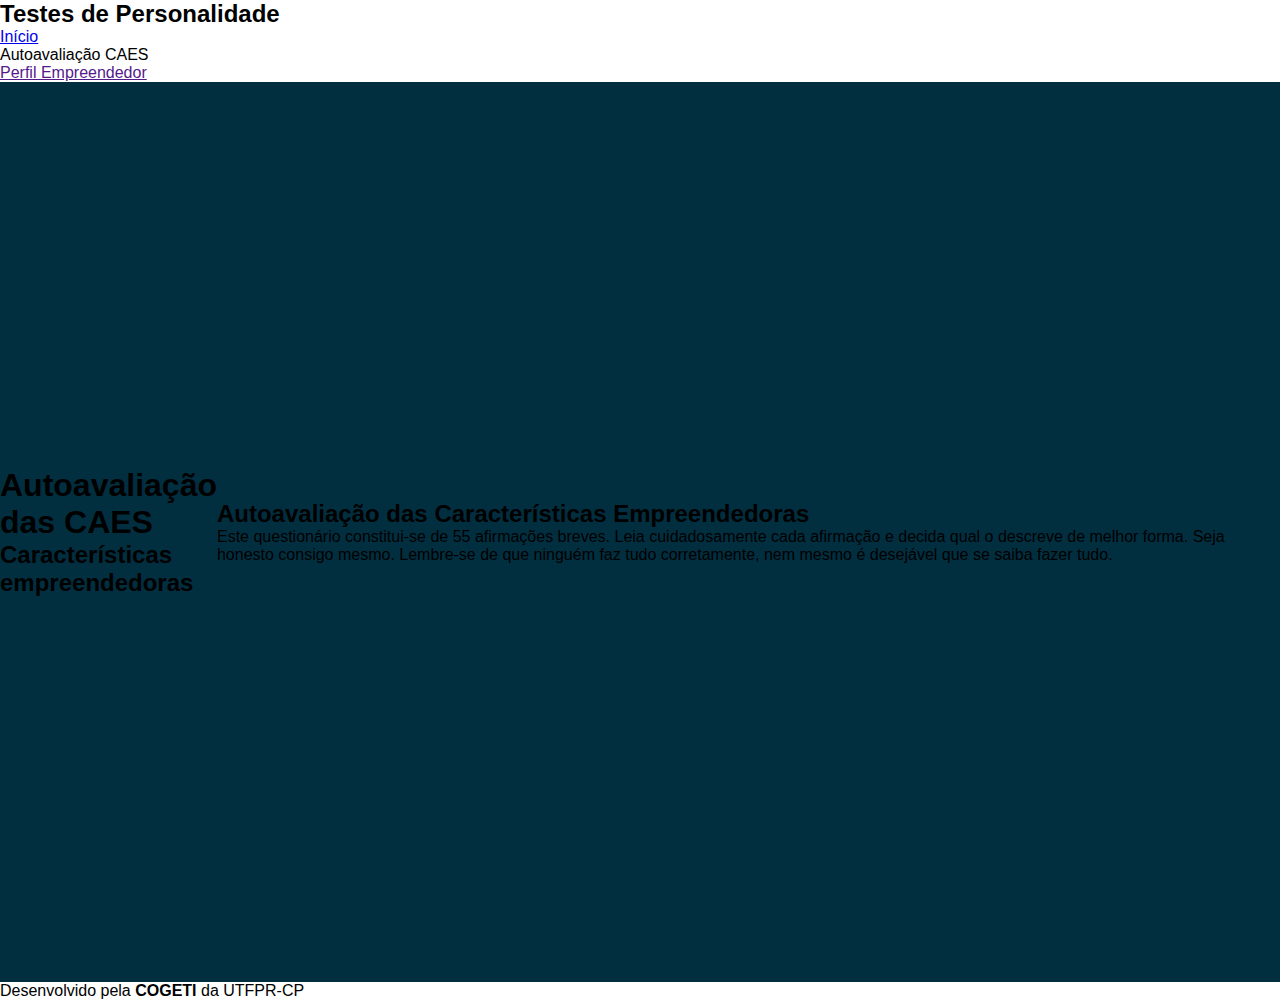
<file: autoavaliacaoCAES.html>
<!DOCTYPE html>
<html lang="en">
<head>
    <meta charset="UTF-8">
    <meta name="viewport" content="width=device-width, initial-scale=1.0">
    <title>Teste - Autoavaliação CAES</title>

    <link rel="stylesheet" href="css/style.css">
</head>
<body>
    <div class="background-animation">
        <div class="floating-shape shape-1"></div>
        <div class="floating-shape shape-2"></div>
        <div class="floating-shape shape-3"></div>
        <div class="floating-shape shape-4"></div>
    </div>

    <header class="header">
        <nav class="navbar">
            <div class="nav-container">
                <div class="nav-logo">
                    <h2>Testes de Personalidade</h2>
                </div>
                <ul class="nav-menu">
                    <li class="nav-item">
                        <a href="index.html" class="nav-link">Início</a>
                    </li>
                    <li class="nav-item selecionado">
                        Autoavaliação CAES
                    </li>
                    <li class="nav-item">
                        <a href="" class="nav-link">Perfil Empreendedor</a>
                    </li>
                </ul>
                <div class="hamburger">
                    <span class="bar"></span>
                    <span class="bar"></span>
                    <span class="bar"></span>
                </div>
            </div>
        </nav>
    </header>

    <main>
        <section id="home" class="hero">
                <div class="hero-container-CAES">
                    <div class="hero-content-CAES">
                        <h1 class="hero-title">Autoavaliação das CAES</h1>
                        <h2 class="hero-subtitle">Características empreendedoras</h2>
                    </div>
                </div>
        </section>

<section id="testes" class="tests-section">
            <div class="container">
                <div class="section-header">
                    <h2 class="section-title">Autoavaliação das Características Empreendedoras</h2>
                    <p class="section-subtitle-CAES">Este questionário constitui-se de 55 afirmações breves. Leia
                    cuidadosamente cada afirmação e decida qual o descreve de melhor forma.
                    Seja honesto consigo mesmo. Lembre-se de que ninguém faz tudo
                    corretamente, nem mesmo é desejável que se saiba fazer tudo. </p>
                </div>

                <div class="section-header teste">
                    
                </div>
            </div>
        </section>
    </main>

    <footer class="footer">
        <p>Desenvolvido pela <b>COGETI</b> da UTFPR-CP</p>
    </footer>
</body>
</html>
</file>
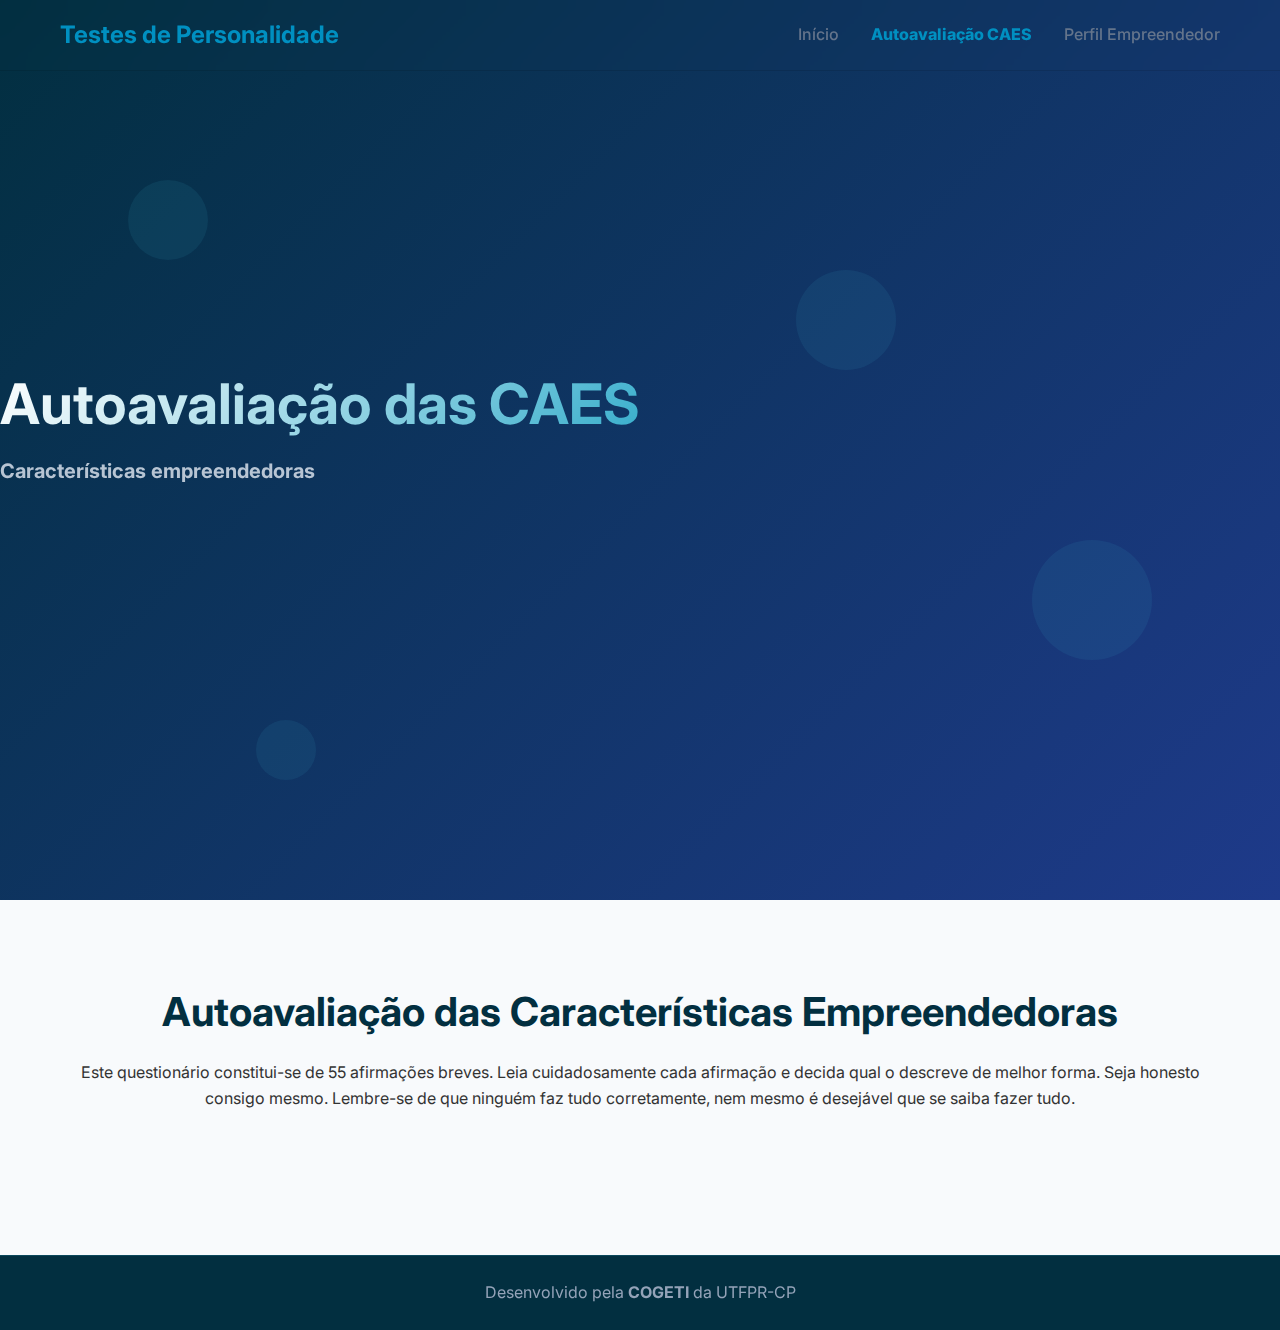
<file: pages/autoavaliacaoCAES.html>
<!DOCTYPE html>
<html lang="en">
<head>
    <meta charset="UTF-8">
    <meta name="viewport" content="width=device-width, initial-scale=1.0">
    <title>Testes de Personalidade - Autoavaliação CAES</title>

    <link rel="stylesheet" href="../assets/css/style.css">
    <link href="https://fonts.googleapis.com/css2?family=Inter:wght@300;400;500;600;700&display=swap" rel="stylesheet">
    <link rel="stylesheet" href="https://cdnjs.cloudflare.com/ajax/libs/font-awesome/6.0.0/css/all.min.css">
</head>
<body>
    <div class="background-animation">
        <div class="floating-shape shape-1"></div>
        <div class="floating-shape shape-2"></div>
        <div class="floating-shape shape-3"></div>
        <div class="floating-shape shape-4"></div>
    </div>

    <header class="header">
        <nav class="navbar">
            <div class="nav-container">
                <div class="nav-logo">
                    <h2>Testes de Personalidade</h2>
                </div>
                <ul class="nav-menu">
                    <li class="nav-item">
                        <a href="../index.html" class="nav-link">Início</a>
                    </li>
                    <li class="nav-item selecionado">
                        Autoavaliação CAES
                    </li>
                    <li class="nav-item">
                        <a href="empreendedor.html" class="nav-link">Perfil Empreendedor</a>
                    </li>
                </ul>
                <div class="hamburger">
                    <span class="bar"></span>
                    <span class="bar"></span>
                    <span class="bar"></span>
                </div>
            </div>
        </nav>
    </header>

    <main>
        <section id="home" class="hero">
                <div class="hero-container-CAES">
                    <div class="hero-content-CAES">
                        <h1 class="hero-title">Autoavaliação das CAES</h1>
                        <h2 class="hero-subtitle">Características empreendedoras</h2>
                    </div>
                </div>
        </section>

        <section id="testes" class="tests-section">
            <div class="container">
                <div class="section-header">
                    <h2 class="section-title">Autoavaliação das Características Empreendedoras</h2>
                    <p class="section-subtitle-CAES">Este questionário constitui-se de 55 afirmações breves. Leia
                    cuidadosamente cada afirmação e decida qual o descreve de melhor forma.
                    Seja honesto consigo mesmo. Lembre-se de que ninguém faz tudo
                    corretamente, nem mesmo é desejável que se saiba fazer tudo. </p>
                </div>

                <div class="section-header teste">
                    
                </div>
            </div>
        </section>
    </main>

    <footer class="footer">
        <p>Desenvolvido pela <b>COGETI</b> da UTFPR-CP</p>
    </footer>
</body>
</html>
</file>
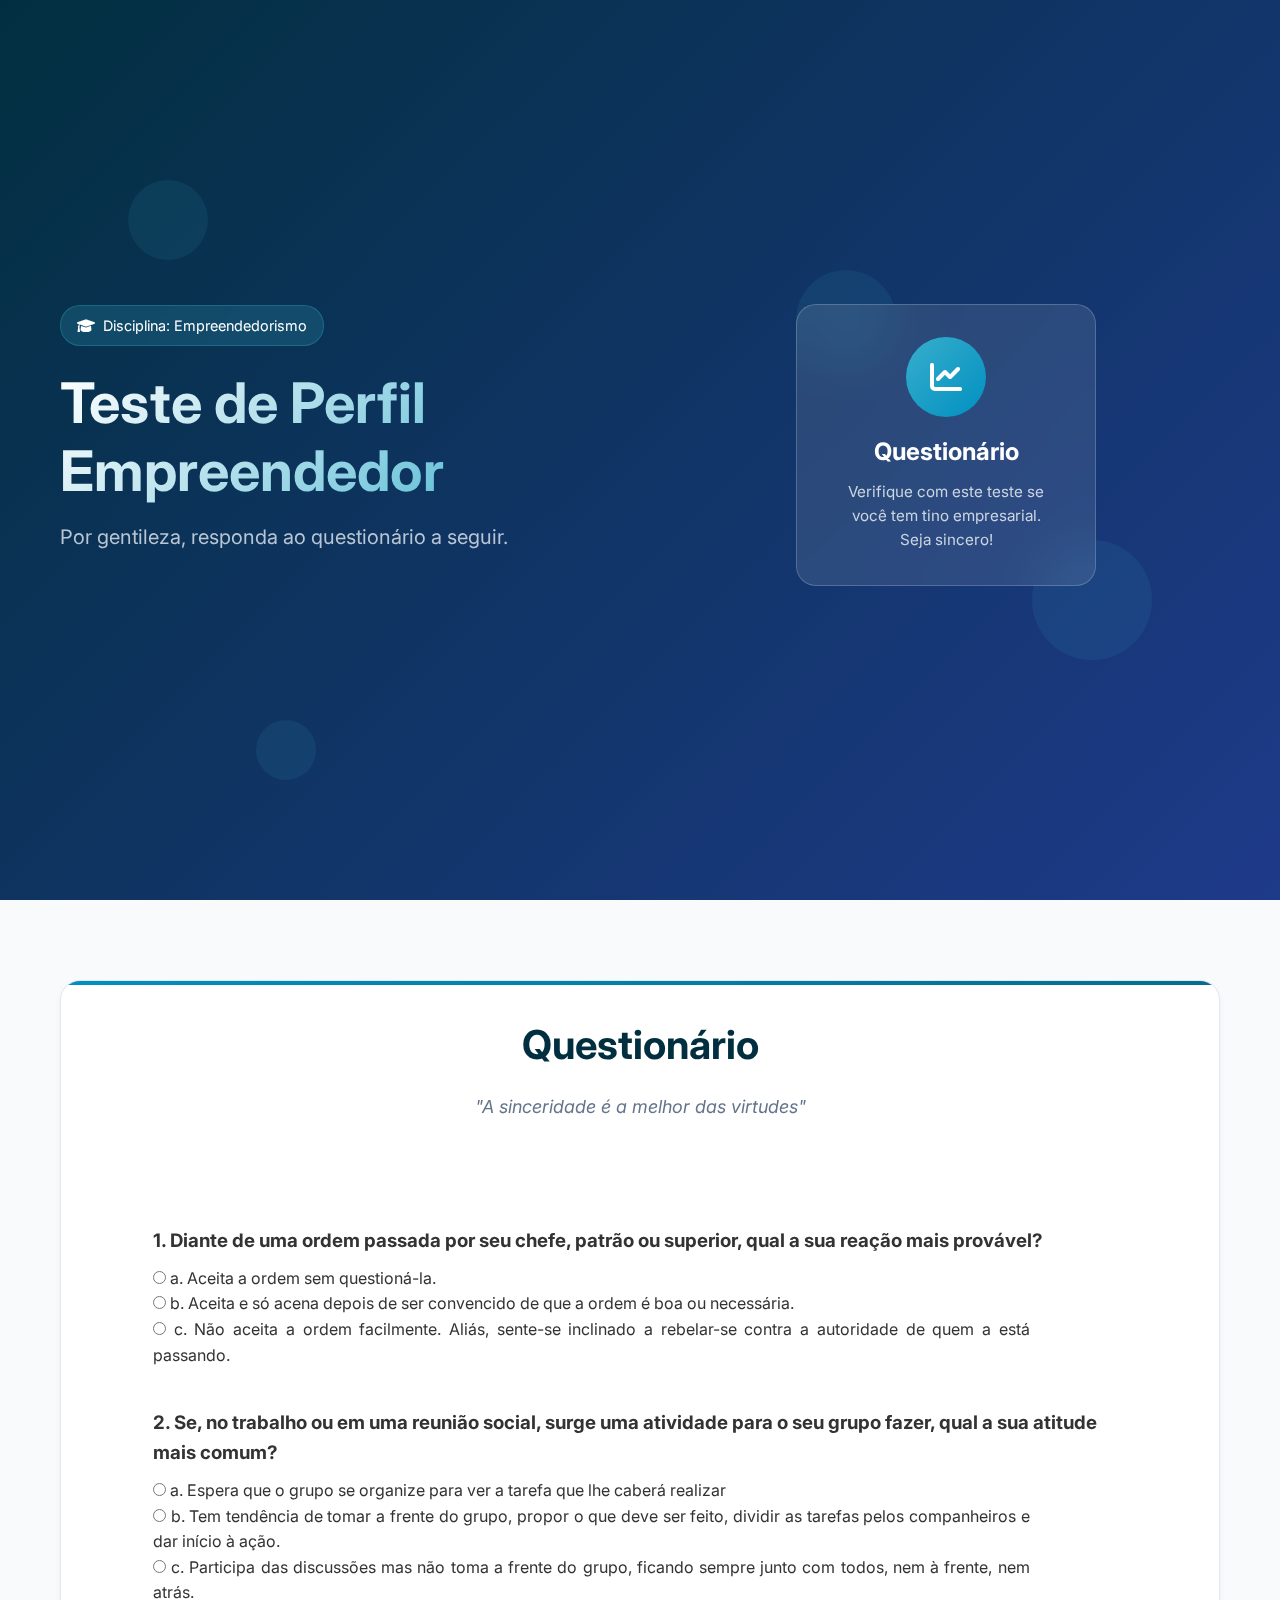
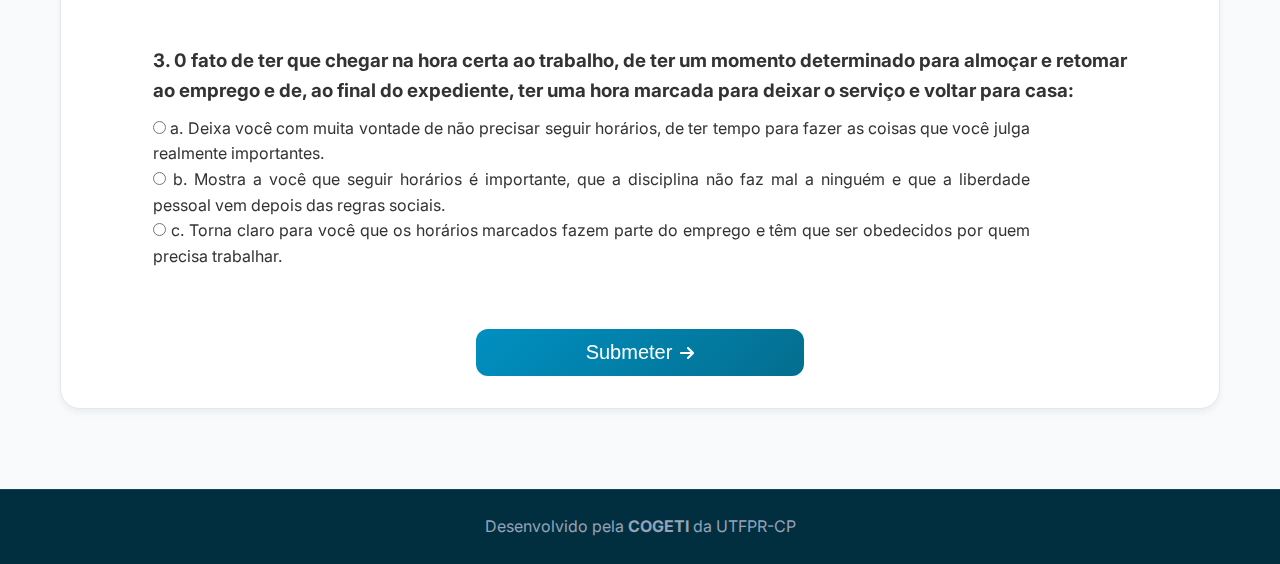
<file: pages/empreendedor.html>
<!DOCTYPE html>
<html lang="en">
<head>
    <meta charset="UTF-8">
    <meta name="viewport" content="width=device-width, initial-scale=1.0">
    <title>Testes de Personalidade - Empreendedorismo</title>

    <link rel="stylesheet" href="../assets/css/style.css">
    <link href="https://fonts.googleapis.com/css2?family=Inter:wght@300;400;500;600;700&display=swap" rel="stylesheet">
    <link rel="stylesheet" href="https://cdnjs.cloudflare.com/ajax/libs/font-awesome/6.0.0/css/all.min.css">
</head>
<body>
    <div class="background-animation">
        <div class="floating-shape shape-1"></div>
        <div class="floating-shape shape-2"></div>
        <div class="floating-shape shape-3"></div>
        <div class="floating-shape shape-4"></div>
    </div>

    <main>
        <section id="home" class="hero">
            <div class="hero-container">
                <div class="hero-content">
                    <div class="hero-badge">
                        <i class="fas fa-graduation-cap"></i>
                        <span>Disciplina: Empreendedorismo</span>
                    </div>
                    <h1 class="hero-title">Teste de Perfil Empreendedor</h1>
                    <p class="hero-subtitle">Por gentileza, responda ao questionário a seguir.</p>
                </div>
                <div class="hero-visual">
                    <div class="hero-card">
                        <div class="card-icon">
                            <i class="fas fa-chart-line"></i>
                        </div>
                        <h3>Questionário</h3>
                        <p>Verifique com este teste se você tem tino empresarial.<br>Seja sincero!</p>
                    </div>
                </div>
            </div>
        </section>

        <section id="testes" class="tests-section">

            <div class="container">
                <div class="test-card">
                    <div class="section-header">
                        <h2 class="section-title">Questionário</h2>
                        <p class="section-subtitle"><i>"A sinceridade é a melhor das virtudes"</i></p>
                    </div>

                    <div class="questions" name="perguntas">
                        <div class="question" name="pergunta01">
                            <h3>1. Diante de uma ordem passada por seu chefe, patrão ou superior, qual a sua reação mais provável?</h3>
                            <form id='form1' class="forms">
                                <input type="radio" name='alternativa' id="a" value=1>
                                <label for="a">a. Aceita a ordem sem questioná-la.</label><br>
                                <input type="radio" name='alternativa' id="b" value=3>
                                <label for="b">b. Aceita e só acena depois de ser convencido de que a ordem é boa ou necessária.</label><br>
                                <input type="radio" name='alternativa' id="c" value=5>
                                <label for="c">c. Não aceita a ordem facilmente. Aliás, sente-se inclinado a rebelar-se contra a autoridade de quem a está passando.</label><br>
                            </form>
                        </div>

                        <div class="question" name="pergunta02">
                            <h3>2. Se, no trabalho ou em uma reunião social, surge uma atividade para o seu grupo fazer, qual a sua atitude mais comum?</h3>
                            <form id='form2' class="forms">
                                <input type="radio" name='alternativa' id="a" value=1>
                                <label for="a">a. Espera que o grupo se organize para ver a tarefa que lhe caberá realizar</label><br>
                                <input type="radio" name='alternativa' id="b" value=5>
                                <label for="b">b. Tem tendência de tomar a frente do grupo, propor o que deve ser feito, dividir as tarefas pelos companheiros e dar início à ação.</label><br>
                                <input type="radio" name='alternativa' id="c" value=1>
                                <label for="c">c. Participa das discussões mas não toma a frente do grupo, ficando sempre junto com todos, nem à frente, nem atrás.</label><br>
                            </form>
                        </div>

                        <div class="question" name="pergunta03">
                            <h3>3. 0 fato de ter que chegar na hora certa ao trabalho, de ter um momento determinado para almoçar e retomar ao emprego e de, ao final do expediente, ter uma hora marcada para deixar o serviço e voltar para casa:</h3>
                            <form id='form3' class="forms">
                                <input type="radio" name='alternativa' id="a" value=5>
                                <label for="a">a. Deixa você com muita vontade de não precisar seguir horários, de ter tempo para fazer as coisas que você julga realmente importantes.</label><br>
                                <input type="radio" name='alternativa' id="b" value=1>
                                <label for="b">b. Mostra a você que seguir horários é importante, que a disciplina não faz mal a ninguém e que a liberdade pessoal vem depois das regras sociais.</label><br>
                                <input type="radio" name='alternativa' id="c" value=3>
                                <label for="c">c. Torna claro para você que os horários marcados fazem parte do emprego e têm que ser obedecidos por quem precisa trabalhar.</label><br>
                            </form>
                        </div>
                    </div>

                    <div class="button">
                        <button class="test-button" type="submit">
                            <span>Submeter</span>
                            <i class="fas fa-arrow-right"></i>
                        </button>
                    </div>
                </div>
            </div>
        </section>

    </main>

    <footer class="footer">
        <p>Desenvolvido pela <b>COGETI</b> da UTFPR-CP</p>
    </footer>

    <script src="../assets/js/script-empreendedor.js"></script>
</body>
</html>
</file>
<file: css/style.css>
* {
    margin: 0;
    padding: 0;
    box-sizing: border-box;

    font-family: 'Segoe UI', Tahoma, Geneva, Verdana, sans-serif;
}

:root {
    --azul-claro: #0090C1;
    --azul-prussian: #022F40;
    --ciano: #38AECC;
    --cerulean: #046E8F;
}

main {
    width: 100vw;
    height: 100vh;
    /* background: linear-gradient(to bottom, rgb(0,0,0), rgb(49, 49, 49)); */
    background-color: var(--azul-prussian);
    
    display: flex;
    align-items: center;
    justify-content: center;
}

#container {
    width: 50%;
    height: 50%;
    background-color: var(--azul-claro);
    color: aliceblue;
    border-radius: 20px;

    display: flex;
    justify-content: space-around;
    align-items: center;
    flex-direction: column;
}

#botoes {
    width: 100%;
    height: auto;
    display: flex;
    justify-content: space-evenly;
    align-items: center;
}

.botao {
    width: 15rem;
    height: auto;
    padding: 1.3rem 0;

    background-color: var(--cerulean);
    border: none;
    border-radius: 8px;

    color: aliceblue;
}

.botao:hover {
    background-color: var(--azul-prussian);
    transition: 0.5s ease;
}
</file>
<file: assets/css/style.css>
/* Reset e configurações básicas */
* {
    margin: 0;
    padding: 0;
    box-sizing: border-box;
}

html {
    scroll-behavior: smooth;
}

body {
    font-family: 'Inter', sans-serif;
    line-height: 1.6;
    color: #333;
    overflow-x: hidden;
}

/* Variáveis CSS */
:root {
    --azul-claro: #0090C1;
    --azul-prussian: #022F40;
    --ciano: #38AECC;
    --cerulean: #046E8F;
    --branco: #ffffff;
    --cinza-claro: #f8fafc;
    --cinza-medio: #64748b;
    --cinza-escuro: #334155;
    --gradiente-primary: linear-gradient(135deg, var(--azul-claro) 0%, var(--cerulean) 100%);
    --gradiente-secondary: linear-gradient(135deg, var(--ciano) 0%, var(--azul-claro) 100%);
    --sombra-suave: 0 4px 6px rgba(0, 0, 0, 0.05);
    --sombra-media: 0 10px 25px rgba(0, 0, 0, 0.1);
    --sombra-forte: 0 20px 40px rgba(0, 0, 0, 0.15);
}

.container {
    max-width: 1200px;
    margin: 0 auto;
    padding: 0 20px;
}

/* Animação de fundo */
.background-animation {
    position: fixed;
    top: 0;
    left: 0;
    width: 100%;
    height: 100%;
    z-index: -1;
    background: linear-gradient(135deg, var(--azul-prussian) 0%, #1e3a8a 100%);
    overflow: hidden;
}

.floating-shape {
    position: absolute;
    border-radius: 50%;
    background: rgba(56, 174, 204, 0.1);
    animation: float 20s infinite linear;
}

.shape-1 {
    width: 80px;
    height: 80px;
    top: 20%;
    left: 10%;
    animation-delay: 0s;
}

.shape-2 {
    width: 120px;
    height: 120px;
    top: 60%;
    right: 10%;
    animation-delay: -5s;
}

.shape-3 {
    width: 60px;
    height: 60px;
    top: 80%;
    left: 20%;
    animation-delay: -10s;
}

.shape-4 {
    width: 100px;
    height: 100px;
    top: 30%;
    right: 30%;
    animation-delay: -15s;
}

@keyframes float {
    0% { transform: translateY(0px) rotate(0deg); }
    33% { transform: translateY(-30px) rotate(120deg); }
    66% { transform: translateY(30px) rotate(240deg); }
    100% { transform: translateY(0px) rotate(360deg); }
}

/* Header e Navegação */
.header {
    position: fixed;
    top: 0;
    width: 100%;
    background-color: var(--gradiente-primary);
    backdrop-filter: blur(10px);
    z-index: 1000;
    border-bottom: 1px solid rgba(0, 0, 0, 0.1);
}

.nav-container {
    max-width: 1200px;
    margin: 0 auto;
    padding: 0 20px;
    display: flex;
    justify-content: space-between;
    align-items: center;
    height: 70px;
}

.nav-logo h2 {
    color: var(--azul-claro);
    font-weight: 700;
    font-size: 1.5rem;
}

.nav-menu {
    display: flex;
    list-style: none;
    gap: 2rem;
}

.nav-link {
    text-decoration: none;
    color: var(--cinza-medio);
    font-weight: 500;
    transition: color 0.3s ease;
    position: relative;
}

.nav-link:hover {
    color: var(--azul-claro);
}

.nav-link::after {
    content: '';
    position: absolute;
    width: 0;
    height: 2px;
    bottom: -5px;
    left: 0;
    background-color: var(--azul-claro);
    transition: width 0.3s ease;
}

.nav-link:hover::after {
    width: 100%;
}

.selecionado {
    color: #0090C1;
    font-weight: 800;
}

.hamburger {
    display: none;
    flex-direction: column;
    cursor: pointer;
}

.bar {
    width: 25px;
    height: 3px;
    background-color: #333;
    margin: 3px 0;
    transition: 0.3s;
}


/* Hero Section */
.hero {
    min-height: 100vh;
    display: flex;
    align-items: center;
    color: white;
    position: relative;
    padding-top: 70px;
}

.hero-container {
    max-width: 1200px;
    margin: 0 auto;
    padding: 0 20px;
    display: grid;
    grid-template-columns: 1fr 1fr;
    gap: 4rem;
    align-items: center;
}

.hero-container-teste {
    max-width: 1200px;
    margin: 0 auto;
    padding: 0 20px;
    align-items: center;
}

.hero-content-teste {
    display: flex;
    justify-content: center;
    flex-direction: column;
    align-items: center;
}

.hero-badge {
    display: inline-flex;
    align-items: center;
    gap: 8px;
    background: rgba(56, 174, 204, 0.2);
    padding: 8px 16px;
    border-radius: 20px;
    font-size: 0.9rem;
    margin-bottom: 1.5rem;
    backdrop-filter: blur(10px);
    border: 1px solid rgba(56, 174, 204, 0.3);
}

.hero-title {
    font-size: 3.5rem;
    font-weight: 700;
    margin-bottom: 1rem;
    line-height: 1.2;
    background: linear-gradient(135deg, #ffffff 0%, var(--ciano) 100%);
    -webkit-background-clip: text;
    -webkit-text-fill-color: transparent;
    background-clip: text;
}

.hero-subtitle {
    font-size: 1.25rem;
    margin-bottom: 2rem;
    opacity: 0.9;
    line-height: 1.6;
    color: #cbd5e1;
}

.hero-visual {
    display: flex;
    justify-content: center;
    align-items: center;
}

.hero-card {
    background: rgba(255, 255, 255, 0.1);
    backdrop-filter: blur(20px);
    border: 1px solid rgba(255, 255, 255, 0.2);
    border-radius: 20px;
    padding: 2rem;
    text-align: center;
    max-width: 300px;
    animation: cardFloat 6s ease-in-out infinite;
}

.card-icon {
    width: 80px;
    height: 80px;
    background: var(--gradiente-secondary);
    border-radius: 50%;
    display: flex;
    align-items: center;
    justify-content: center;
    margin: 0 auto 1rem;
    font-size: 2rem;
    color: white;
}

.hero-card h3 {
    font-size: 1.5rem;
    margin-bottom: 0.5rem;
    color: white;
}

.hero-card p {
    color: #cbd5e1;
    font-size: 0.95rem;
}

@keyframes cardFloat {
    0%, 100% { transform: translateY(0px); }
    50% { transform: translateY(-10px); }
}

/* Seções */
section {
    padding: 5rem 0;
    position: relative;
}

.section-header {
    text-align: center;
    margin-bottom: 4rem;
}

.section-title {
    font-size: 2.5rem;
    font-weight: 700;
    margin-bottom: 1rem;
    color: var(--azul-prussian);
}

.section-subtitle {
    font-size: 1.125rem;
    color: var(--cinza-medio);
    max-width: 600px;
    margin: 0 auto;
}

.section-subtitle-teste {
    font-size: 1.125rem;
    color: var(--cinza-medio);
    max-width: 1000px;
    margin: 0 auto;
}

.questionario-container-header {
    width: 90%;
    margin: 1rem auto;

    display: flex;
    justify-content: center;
    flex-direction: column;
    gap: 0.5rem;
}

.section-info ul {

    padding: 1.5rem;
    border: 0.1rem solid var(--azul-claro);

    display: flex;
    justify-content: space-evenly;

    list-style-type: none;
}

/* Tests Section */
.tests-section {
    background: var(--cinza-claro);
    position: relative;
}

.tests-grid {
    display: grid;
    grid-template-columns: repeat(auto-fit, minmax(400px, 1fr));
    gap: 2rem;
    max-width: 1000px;
    margin: 0 auto;
    padding: 20px;
}

.test-card {
    background: white;
    border-radius: 20px;
    padding: 2rem;
    box-shadow: var(--sombra-suave);
    transition: all 0.3s ease;
    border: 1px solid #e2e8f0;
    position: relative;
    overflow: hidden;
}

.test-card::before {
    content: '';
    position: absolute;
    top: 0;
    left: 0;
    right: 0;
    height: 4px;
    background: var(--gradiente-primary);
}

.test-card:hover {
    transform: translateY(-5px);
    box-shadow: var(--sombra-forte);
}

.test-icon {
    width: 60px;
    height: 60px;
    background: var(--gradiente-primary);
    border-radius: 15px;
    display: flex;
    align-items: center;
    justify-content: center;
    margin-bottom: 1.5rem;
    font-size: 1.5rem;
    color: white;
}

.test-title {
    font-size: 1.5rem;
    font-weight: 600;
    margin-bottom: 1rem;
    color: var(--azul-prussian);
}

.test-description {
    color: var(--cinza-medio);
    margin-bottom: 1.5rem;
    line-height: 1.6;
}

.test-features {
    list-style: none;
    margin-bottom: 1.5rem;
}

.test-features li {
    display: flex;
    align-items: center;
    gap: 8px;
    margin-bottom: 0.5rem;
    color: var(--cinza-escuro);
    font-size: 0.9rem;
}

.test-features i {
    color: var(--ciano);
    font-size: 0.8rem;
}

.test-button {
    width: 100%;
    background: var(--gradiente-primary);
    color: white;
    border: none;
    border-radius: 12px;
    padding: 12px 24px;
    font-size: 1rem;
    font-weight: 500;
    cursor: pointer;
    transition: all 0.3s ease;
    display: flex;
    align-items: center;
    justify-content: center;
    gap: 8px;
}

.test-button:hover {
    transform: translateY(-2px);
    box-shadow: 0 8px 25px rgba(0, 144, 193, 0.3);
}

.test-button i {
    transition: transform 0.3s ease;
}

.test-button:hover i {
    transform: translateX(4px);
}


/* Questions */

.questions {
    display: block;
    align-items: center;
    margin: 20px;
    padding: 20px;
}

.question, .question-caes {
    padding: 20px;
}

.question h3, .question-caes {
    margin-bottom: 10px;
}


/* Formulário */

.forms {
    margin-right: 10%;
    text-align: justify;
}

.options-caes {
    display: flex;
    justify-content: space-around;
}


.question-input {
    display: flex;
    justify-content: center;
    align-items: center;
    flex-direction: column;
}

/* Button */

.button {
    max-width: 30%;
    margin: 0 auto;
}

.button span {
    font-size: 20px;
}


/* Footer */
.footer {
    background: var(--azul-prussian);
    color: white;
    padding: 1.5rem;

    text-align: center;
    border-top: 1px solid rgba(56, 174, 204, 0.2);
    color: #94a3b8;
}

/* Media Queries - Responsividade */
@media (max-width: 768px) {
    .nav-menu {
        position: fixed;
        left: -100%;
        top: 70px;
        flex-direction: column;
        background: rgba(2, 47, 64, 0.98);
        width: 100%;
        text-align: center;
        transition: 0.3s;
        box-shadow: var(--sombra-media);
        padding: 2rem 0;
        backdrop-filter: blur(10px);
    }

    .nav-menu.active {
        left: 0;
    }

    .hamburger {
        display: flex;
    }

    .hamburger.active .bar:nth-child(2) {
        opacity: 0;
    }

    .hamburger.active .bar:nth-child(1) {
        transform: translateY(8px) rotate(45deg);
    }

    .hamburger.active .bar:nth-child(3) {
        transform: translateY(-8px) rotate(-45deg);
    }

    .hero-container {
        grid-template-columns: 1fr;
        text-align: center;
        gap: 2rem;
    }

    .hero-title {
        font-size: 2.5rem;
    }

    .section-title {
        font-size: 2rem;
    }

    .tests-grid {
        grid-template-columns: 1fr;
    }

    .questions {
        grid-template-columns: 1fr;

    }

    .about-content {
        grid-template-columns: 1fr;
        gap: 2rem;
    }

    .benefits-grid {
        grid-template-columns: 1fr;
        gap: 1rem;
    }

    .contact-grid {
        grid-template-columns: 1fr;
    }
}

@media (max-width: 480px) {
    .container {
        padding: 0 15px;
    }

    .nav-container {
        padding: 0 15px;
    }

    .hero-title {
        font-size: 2rem;
    }

    .hero-subtitle {
        font-size: 1rem;
    }

    .section-title {
        font-size: 1.75rem;
    }

    .test-card {
        padding: 1.5rem;
    }
}

/* Animações adicionais */
@media (prefers-reduced-motion: no-preference) {
    .test-card,
    .contact-item,
    .benefit-item {
        animation: fadeInUp 0.6s ease-out;
    }

    .test-card:nth-child(2) {
        animation-delay: 0.2s;
    }
}

@keyframes fadeInUp {
    from {
        opacity: 0;
        transform: translateY(30px);
    }
    to {
        opacity: 1;
        transform: translateY(0);
    }
}

/* Estados de loading e interação */
.test-button:active {
    transform: translateY(0);
}

.test-card:hover .test-icon {
    transform: scale(1.1);
    transition: transform 0.3s ease;
}

/* Acessibilidade */
@media (prefers-reduced-motion: reduce) {
    * {
        animation-duration: 0.01ms !important;
        animation-iteration-count: 1 !important;
        transition-duration: 0.01ms !important;
    }
}

/* Focus states para acessibilidade */
.nav-link:focus,
.test-button:focus {
    outline: 2px solid var(--ciano);
    outline-offset: 2px;
}

/* Melhorias para telas muito pequenas */
@media (max-width: 320px) {
    .hero-title {
        font-size: 1.75rem;
    }
    
    .test-card {
        padding: 1rem;
    }
    
    .tests-grid {
        grid-template-columns: 1fr;
        gap: 1rem;
    }

    .questions {
        grid-template-columns: 1fr;
        gap: 1rem;

    }
}
</file>
